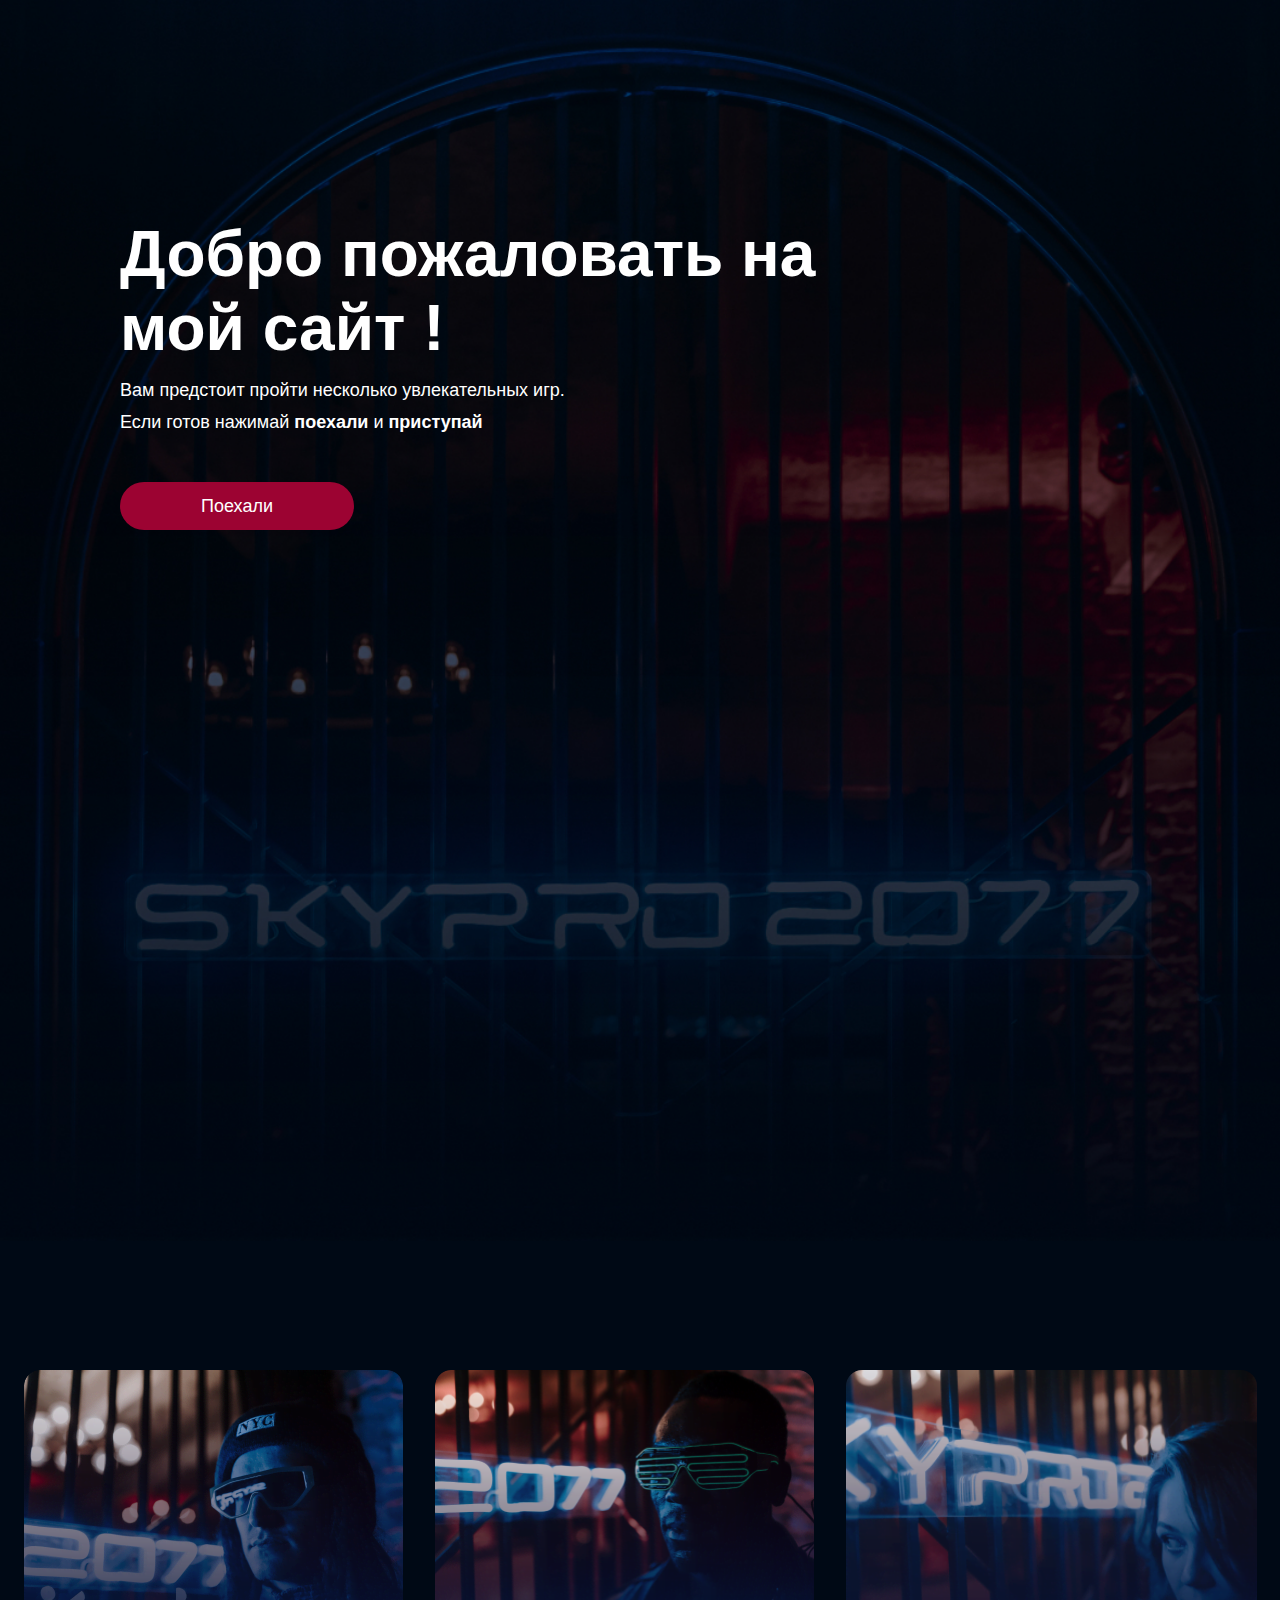
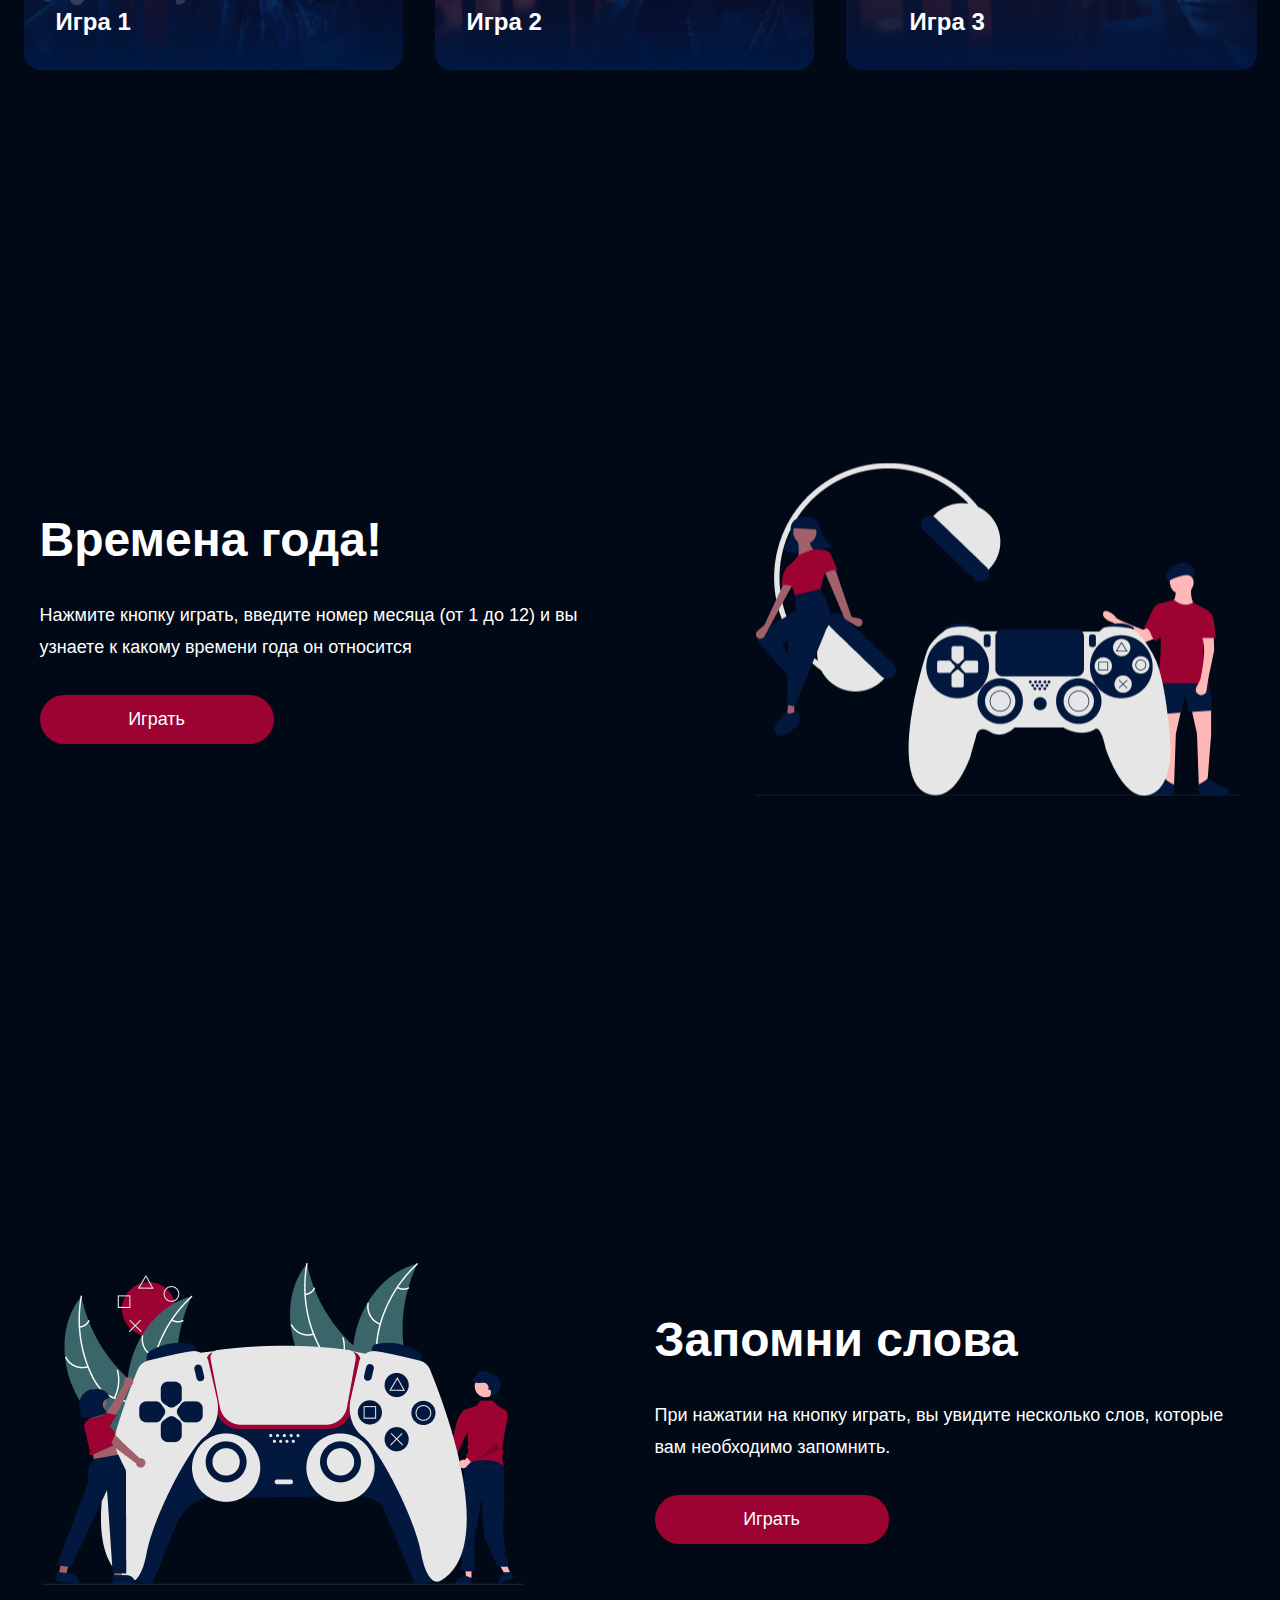
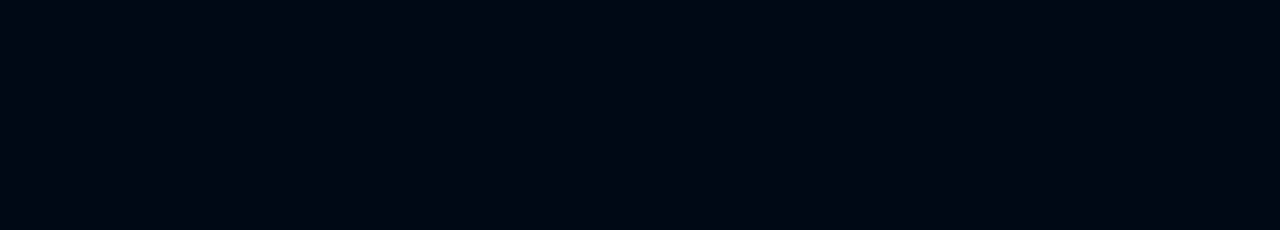
<file: playhomee(Сайт)/index.html>
<!DOCTYPE html>
<html lang="en">

<head>
    <meta charset="UTF-8">
    <meta http-equiv="X-UA-Compatible" content="IE=edge">
    <meta name="viewport" content="width=device-width, initial-scale=1.0">
    <title>Document</title>
    <link rel="stylesheet" href="style.css">
</head>

<body>
    <section class="top center">
        <div class="top__content">
            <div>
                <h1 class="top__zagolovok">Добро пожаловать на мой сайт !</h1>
                <p class="top__text">Вам предстоит пройти несколько увлекательных игр. Если готов нажимай <span class="po">поехали</span> и <span class="po">приступай</span> </p>
            </div>
            <div class="form">
                <a class="carte form__button" href="#">Поехали</a>
            </div>
        </div>
    </section>
    <main class="center rt">
        <div class="rtycont">
            <div class="rtycont__igry rtycont__igry1">
                <a class="rtet" href="#">Игра 1</a>
            </div>
            <div class="rtycont__igry rtycont__igry2">
                <a class="rtet" href="#">Игра 2</a>
            </div>
            <div class="rtycont__igry rtycont__igry3 rtet">
                <a class="rtet" href="#">Игра 3</a>
            </div>
        </div>
        <div class="igryve">
            <div class="igra1  center">
                <div class="igra1__levo">
                    <h2 class="igra1__levo__zag">Времена года!</h2>
                    <p class="igra1__levo__text">Нажмите кнопку играть, введите номер месяца (от 1 до 12) и вы узнаете к какому времени года он относится
                    </p>
                    <button class="igra1__levo__knopka" onclick="monthNumber()";>Играть</button>
                </div>
                <div class="pravo">
                </div>
            </div>
        </div>
        <div class="igryve">
            <div class="igra1  center">
                <div class="pravo_dva">
                </div>
                <div class="igra1__levo">
                    <h2 class="igra1__levo__zag">Запомни слова</h2>
                    <p class="igra1__levo__text">При нажатии на кнопку играть, вы увидите несколько слов, которые вам необходимо запомнить.</p>
                    <button class="igra1__levo__knopka" onclick="game2()";>Играть</button>
                </div>
            </div>
        </div>
    </main>
    <script src="index.js"></script>
</body>

</html>
</file>
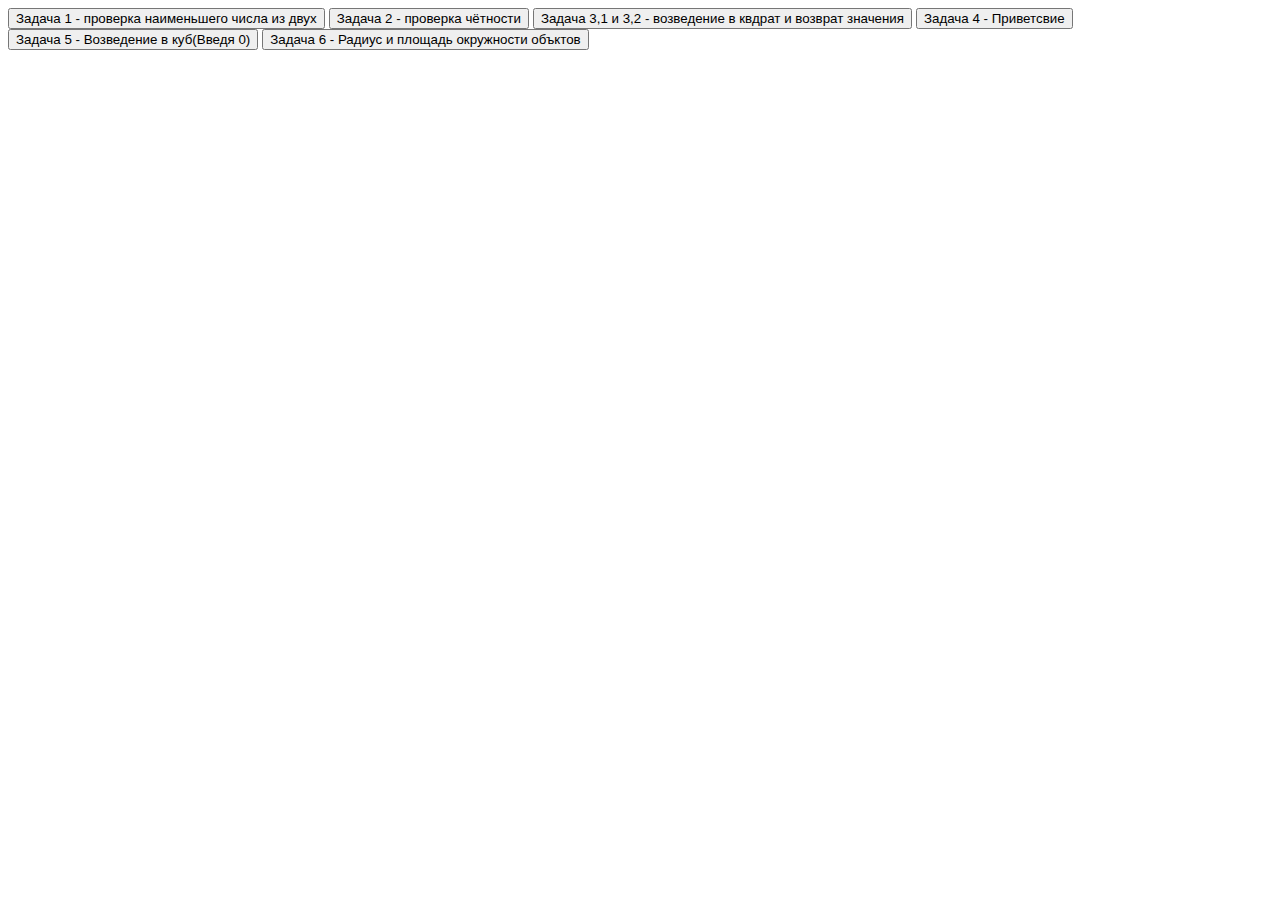
<file: Js/nw 5/index.html>
<!DOCTYPE html>
<html lang="en">
<head>
    <meta charset="UTF-8">
    <meta http-equiv="X-UA-Compatible" content="IE=edge">
    <meta name="viewport" content="width=device-width, initial-scale=1.0">
    <title>Document</title>
</head>
<body>
    <button onclick="lesser()";>Задача 1 - проверка наименьшего числа из двух</button>
    <button onclick="Parity()";>Задача 2 - проверка чётности</button>
    <button onclick="Squaring()";>Задача 3,1 и 3,2 - возведение в квдрат и возврат значения</button>
    <button onclick="Greetings()";>Задача 4 - Приветсвие</button>
    <button onclick="cube()";>Задача 5 - Возведение в куб(Введя 0)</button>
    <button onclick="ale()";>Задача 6 - Радиус и площадь окружности объктов</button>
    <script src="index.js"></script>
</body>
</html>
</file>
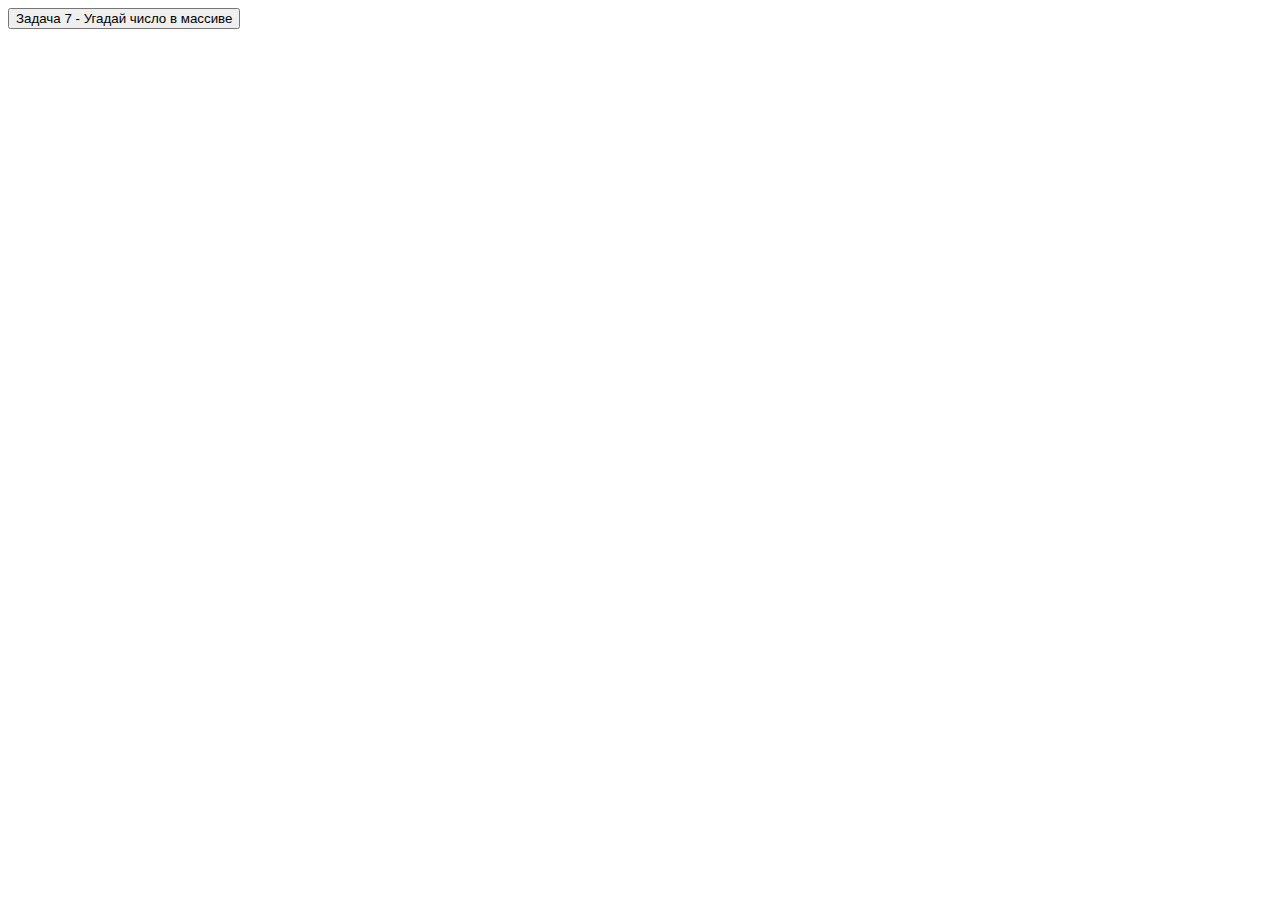
<file: Js/nw 6/index.html>
<!DOCTYPE html>
<html lang="en">
<head>
    <meta charset="UTF-8">
    <meta http-equiv="X-UA-Compatible" content="IE=edge">
    <meta name="viewport" content="width=device-width, initial-scale=1.0">
    <title>Document</title>
</head>
<body>
    <button onclick="Play()";> Задача 7 - Угадай число в массиве</button>
    <script src="index.js"></script>
</body>
</html>
</file>
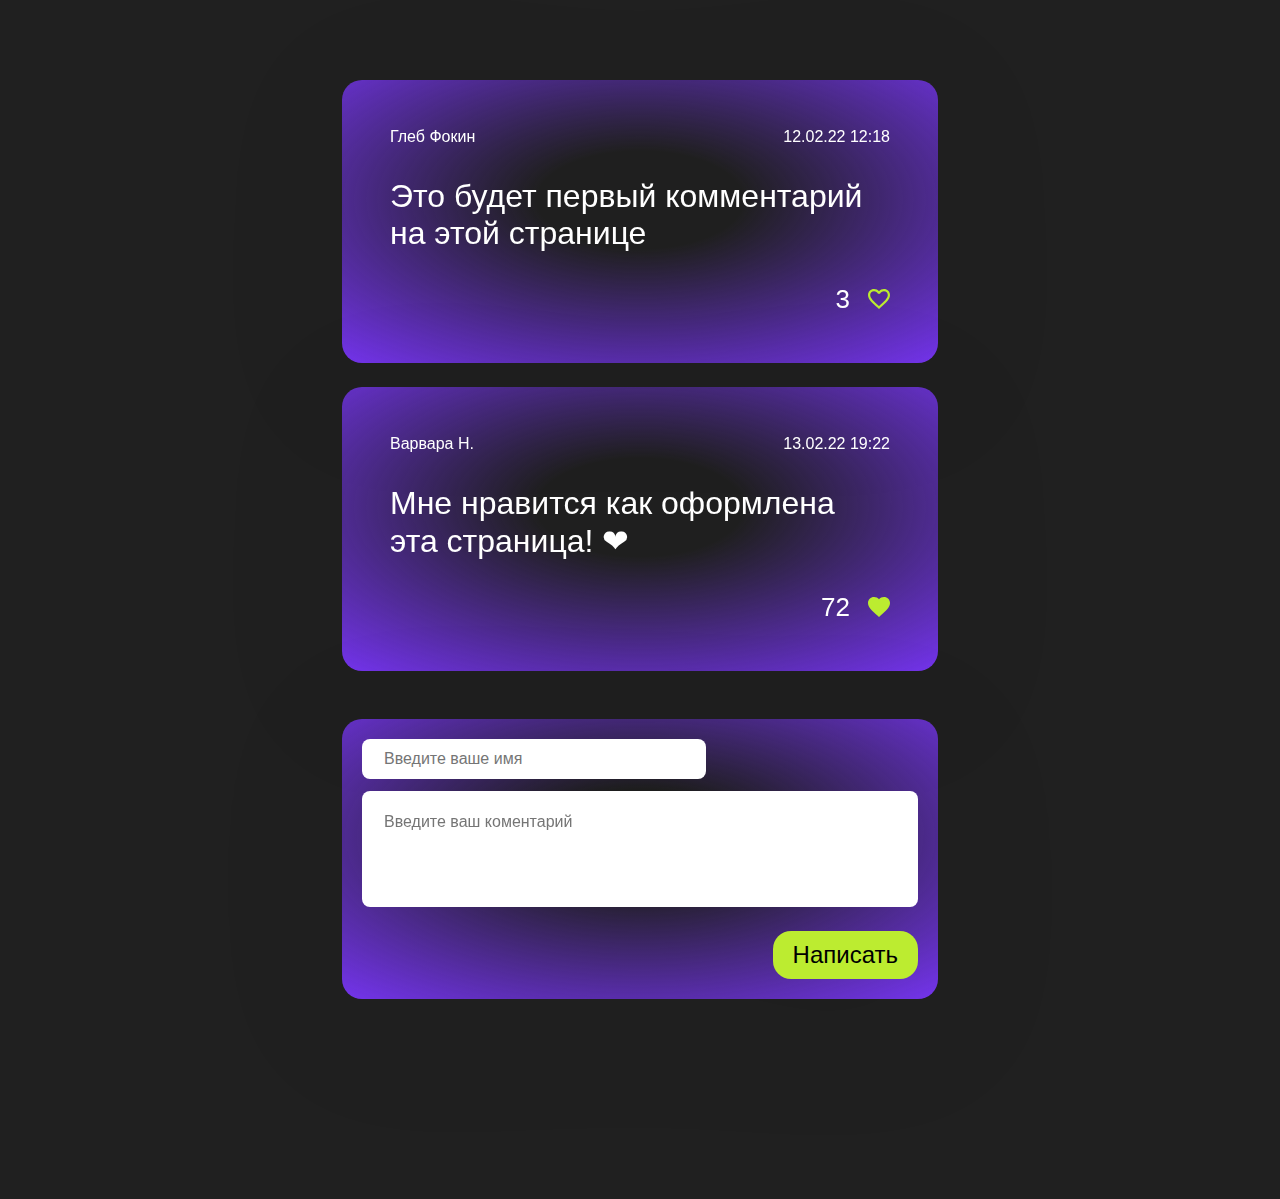
<file: Js/nw 9.1/index.html>
<!DOCTYPE html>
<html>
  <head>
    <title>Проект "Комменты"</title>
    <meta charset="utf-8" />
    <link rel="stylesheet" href="styles.css" />
  </head>

  <body>
    <div class="container">
      <ul id="List" class="comments">
        <!-- <li class="comment">
          <div class="comment-header">
            <div>Глеб Фокин</div>
            <div>12.02.22 12:18</div>
          </div>
          <div class="comment-body">
            <div class="comment-text">
              Это будет первый комментарий на этой странице 
            </div>
          </div>
          <div class="comment-footer">
            <div class="likes">
              <span class="likes-counter">3</span>
              <button class="like-button"></button>
            </div>
          </div>
        </li>
        <li class="comment">
          <div class="comment-header">
            <div>Варвара Н.</div>
            <div>13.02.22 19:22</div>
          </div>
          <div class="comment-body">
            <div class="comment-text">
              Мне нравится как оформлена эта страница! ❤
            </div>
          </div>
          <div class="comment-footer">
            <div class="likes">
              <span class="likes-counter">75</span>
              <button class="like-button -active-like"></button>
            </div>
          </div>
        </li> -->
      </ul>
      <div class="add-form">
        <input
          id="buttonNameId"
          type="text"
          class="add-form-name"
          placeholder="Введите ваше имя"
        />
        <textarea
          id="buttonCommentId"
          type="textarea"
          class="add-form-text"
          placeholder="Введите ваш коментарий"
          rows="4"
        ></textarea>
        <div id="buttonClick" class="add-form-row">
          <button class="add-form-button">Написать</button>
        </div>
      </div>
    </div>
  </body>
  <style>
    .error{
      background-color: red;
    }
  </style>
  <script>
    // "use strict"; Рув
    const ListOld = document.getElementById("List");
    const buttonName = document.getElementById("buttonNameId");
    const buttonComment = document.getElementById("buttonCommentId");
    const buttonClick = document.getElementById("buttonClick");
    const LikeButton = document.getElementById("likestr");
    // __________________________________________
    // const LikeButtonActive = document.querySelectorAll("-active-like");

    let Comments =
      [{
      name: 'Глеб Фокин',
      coment: 'Это будет первый комментарий на этой странице',
      like: false,
      date: '12.02.22 12:18',
      likes: Number('3'),
    },
    {
      name: 'Варвара Н.',
      coment: 'Мне нравится как оформлена эта страница! ❤',
      like: true,
      date: '13.02.22 19:22',
      likes: Number('72'),
    },
  ]; 
  const renderComments = () => {
     const CommentsHtml = Comments.map((comment, index) => {
        return `<li class="comment" data-clicker=${comment.like} data-index=${index}>
          <div class="comment-header">
            <div>${comment.name}</div>
            <div>${comment.date}</div>
          </div>
          <div class="comment-body">
            <div class="comment-text">
              ${comment.coment}
            </div>
          </div>
          <div class="comment-footer">
            <div class="likes">
              <span class="likes-counter">${comment.likes}</span>
              <button id ="likestr" class="like-button ${comment.like ? '-active-like' : ''}"></button>
            </div>
          </div>
        </li>`;
      }).join("");
      ListOld.innerHTML = CommentsHtml;
    };
renderComments();
    const likesIn = () =>{
      const LikeButton = document.getElementById("likestr");
      const CommentsElements = document.querySelectorAll(".comment");
      for (const CommentsElement of CommentsElements){
        console.log(CommentsElement);
      const clicker = CommentsElement.dataset.clicker;
      const index = CommentsElement.dataset.index;
      console.log(clicker);
      console.log(Comments[index].like);
      }
    }
    likesIn();
// ____________________push______________________________________________
    buttonClick.addEventListener("click", () =>{
      buttonComment.classList.remove("error");
      buttonName.classList.remove("error");
      if(buttonName.value == '' && buttonComment.value == ''){
        buttonComment.classList.add("error");
        buttonName.classList.add("error");
        return;
      } else if(buttonName.value == ''){
        buttonName.classList.add("error");
        return;} else if (buttonComment.value == ''){
        buttonComment.classList.add("error");
        return;
      }
      var options = {
        year: '2-digit',
        month: 'numeric',
        day: 'numeric',
        hour: 'numeric',
        minute: 'numeric',
        timezone: 'UTC'
      };
      Comments.push({
        name: buttonName.value,
        coment: buttonComment.value,
        date: new Date().toLocaleString("ru", options),
        likes: Number('0'),
        like: false,
      });
      renderComments();
      Obclick();
// __________________________end____________________________________________________________
});
     // ____________________Функции обработки лайков__________________________________________
    const Obclick = () => {
    const LikeButton = document.getElementById("likestr");
    const CommentsElements = document.querySelectorAll(".comment");
    for (const CommentsElement of CommentsElements){
      const clicker = CommentsElement.dataset.clicker;
      const index = CommentsElement.dataset.index;
    CommentsElement.addEventListener("click", () =>{
      if (clicker == 'true'){
        console.log('df');
        Comments[index].like = false;
        Comments[index].likes = Comments[index].likes - 1;
      } else {
        Comments[index].like = true;
        Comments[index].likes = Comments[index].likes + 1;
      }
      renderComments();
      Obclick();
      });
    }
  };
  Obclick();
// ____________________end_______________________________________
  </script>
</html>
</file>
<file: playhomee(Сайт)/style.css>
@keyframes myAnim {
	0% {
		animation-timing-function: ease-out;
		transform: scale(1);
		transform-origin: center center;
	}

	10% {
		animation-timing-function: ease-in;
		transform: scale(0.91);
	}

	17% {
		animation-timing-function: ease-out;
		transform: scale(0.98);
	}

	33% {
		animation-timing-function: ease-in;
		transform: scale(0.87);
	}

	45% {
		animation-timing-function: ease-out;
		transform: scale(1);
	}
}
body{
    font-family: 'Montserrat', sans-serif;
}
* {
    padding: 0;
    margin: 0;
}
.center {
    padding-left: calc(50% - 720px);
    padding-right: calc(50% - 720px);
}

.top{
    height: 1024px;
    padding-top: 217px;
    background-image: url(img/top.jpg);
    background-repeat: no-repeat;
    background-position: center;
    background-size: cover;
    border-bottom: 0.5px solid #000915;
}

.top__content{
    display: flex;
    flex-direction: column;
    flex-wrap: wrap;
    padding-left: 120px;
}

.top__zagolovok{
    max-width: 788px;
    max-height: 125px;
    color: #FFF;
    font-size: 64px;
    font-style: normal;
    font-weight: 700;
    line-height: normal;
    padding-bottom: 32px;
}

.top__text{
    max-width: 481px;
    color: #FFF;
    font-size: 18px;
    font-style: normal;
    font-weight: 300;
    line-height: 32px;
    padding-bottom: 44px;
}

.po{
    font-weight: 900;
}

.form__button {
    text-decoration: none;
    width: 234px;
    height: 48px;
    display: flex;
    align-items: center;
    justify-content: center;
    border-radius: 30px;
    background: #9C0332;
    color: #FFF;
    font-size: 18px;
    font-style: normal;
    font-weight: 400;
    line-height: normal;
    transition: all .4s;
    animation: myAnim 1.5s ease 0.5s 2 alternate forwards;
    }
    .form__button:hover{
        color: #000000;
    }
    .rt{
        background-color: #000915;
    }
    
    .rtycont{
        padding-top: 128px;
        padding-bottom: 128px;
        display: flex;
        gap: 32px;
        justify-content: center;
        flex-wrap: wrap;
    }

    .rtycont__igry{
        border-radius: 16px;
        text-decoration: none;
        width: 379px;
        height: 300px;
        font-style: normal;
        font-weight: 600;
        display: flex;
        align-items: end;
        color: #FFF;
        font-size: 24px;
        line-height: 32px;
        background-repeat: no-repeat;
        background-position: center;
        background-size: cover;
        transition: all .3s;
    }
    .rtycont__igry:hover{
        transform: scale(1.09);
    }

    .rtycont__igry1{
        background-image: url(img/game1.png);
    }

    .rtycont__igry2{
        background-image: url(img/game2.png);
    }

    .rtycont__igry3{
        background-image: url(img/game3.png);
    }

    .rtet{
        text-decoration: none;
        color: #FFFFFF;
        padding-left: 32px;
        margin-bottom: 32px;
        transition: .3s;
    }
    .rtet:hover{
        color: red;
    }

    .igryve{
        margin-top: 233px;
        justify-content: center;
        display: flex;
    }
    /* Игра 1______________________________ */
    .igra1{
        height: 567px;
        gap: 132px;
        display: flex;
        justify-content: center;
        flex-wrap: wrap;
    }
    .igra1__levo{
        padding-top: 49px;
        display: flex;
        flex-direction: column;
        gap: 32px;
    }
    .igra1__levo__zag{
        color: #FFF;
        font-size: 48px;
        font-style: normal;
        font-weight: 700;
        line-height: normal;
    }
    .igra1__levo__text{
        max-width: 584px;
        color: #FFF;
        font-size: 18px;
        font-style: normal;
        font-weight: 300;
        line-height: 32px;
    }

    .igra1__levo__knopka{
        text-decoration: none;
        border: none;
        width: 234.063px;
        height: 48.603px;
        border-radius: 30px;
        background: #9C0332;

        color: #FFF;
        font-size: 18px;
        font-style: normal;
        font-weight: 400;
        line-height: normal;
        transition: all 0.5s;
    }

    .igra1__levo__knopka:hover{
        color: #000000;
    }

    .pravo{
        width: 485px;
        height: 333px;
        background-image: url(img/ira1.png);
        background-repeat: no-repeat;
        background-position: center;
        background-size: cover;
    }
    /* Игра 2______________________________ */
    .pravo_dva{
        width: 481px;
        height: 322px;
        background-image: url(img/ira2.png);
        background-repeat: no-repeat;
        background-position: center;
        background-size: cover;
    }
    /* Телефонное разрешение 768px ---------------- */

    @media (max-width: 768px) {
        .center {
            padding-left: 16px;
            padding-right: 16px;
        }
        .top{
            padding-top: 238px;
            height: 735px;
        }
        .top__zagolovok{
            color: #FFF;
            text-align: center;
            font-size: 32px;
            font-style: normal;
            font-weight: 700;
            line-height: normal;
        }
        .top__text{
            color: #FFF;
            text-align: center;
            font-size: 14px;
            font-style: normal;
            font-weight: 300;
            line-height: 22px;
            padding-bottom: 32px;
        }
        .top__content{
            padding-left: 0;
            align-items: center;
        }
        .rtycont{
            padding-bottom: 127px;
        }

        .igryve{
            margin-top: 51px;
        }
        /* Игра1_________________________________ */
        .igra1{
            width: 375px;
            gap: 0;
            height: 653px;
        }
        .igra1__levo{
            align-items: center;
            padding-top: 0;
        }

        .igra1__levo__zag{
            font-size: 32px;
        }

        .igra1__levo__text{
            font-size: 14px;
            line-height: 32px;
            text-align: center;  
        }

        .pravo{
            width: 344px;
            height: 236px;
        }
    }
</file>
<file: Js/nw 9.1/styles.css>
body {
    margin: 0;
  }

  .container {
    font-family: Helvetica;
    color: #ffffff;
    display: flex;
    flex-direction: column;
    align-items: center;
    padding-top: 80px;
    padding-bottom: 200px;
    background: #202020;
    min-height: 100vh;
  }

  .comments,
  .comment {
    margin: 0;
    padding: 0;
    list-style: none;
  }

  .comment,
  .add-form {
    width: 596px;
    box-sizing: border-box;
    background: radial-gradient(
      75.42% 75.42% at 50% 42.37%,
      rgba(53, 53, 53, 0) 22.92%,
      #7334ea 100%
    );
    filter: drop-shadow(0px 20px 67px rgba(0, 0, 0, 0.08));
    border-radius: 20px;
  }

  .comments {
    display: flex;
    flex-direction: column;
    gap: 24px;
  }

  .comment {
    padding: 48px;
  }

  .comment-header {
    font-size: 16px;
    display: flex;
    justify-content: space-between;
  }

  .comment-footer {
    display: flex;
    justify-content: flex-end;
  }

  .comment-body {
    margin-top: 32px;
    margin-bottom: 32px;
  }

  .comment-text {
    font-size: 32px;
  }

  .likes {
    display: flex;
    align-items: center;
  }

  .like-button {
    all: unset;
    cursor: pointer;
  }

  .likes-counter {
    font-size: 26px;
    margin-right: 8px;
  }

  .like-button {
    margin-left: 10px;
    background-image: url("data:image/svg+xml,%3Csvg width='22' height='20' viewBox='0 0 22 20' fill='none' xmlns='http://www.w3.org/2000/svg' %3E%3Cpath d='M11.11 16.9482L11 17.0572L10.879 16.9482C5.654 12.2507 2.2 9.14441 2.2 5.99455C2.2 3.81471 3.85 2.17984 6.05 2.17984C7.744 2.17984 9.394 3.26975 9.977 4.75204H12.023C12.606 3.26975 14.256 2.17984 15.95 2.17984C18.15 2.17984 19.8 3.81471 19.8 5.99455C19.8 9.14441 16.346 12.2507 11.11 16.9482ZM15.95 0C14.036 0 12.199 0.882834 11 2.26703C9.801 0.882834 7.964 0 6.05 0C2.662 0 0 2.6267 0 5.99455C0 10.1035 3.74 13.4714 9.405 18.5613L11 20L12.595 18.5613C18.26 13.4714 22 10.1035 22 5.99455C22 2.6267 19.338 0 15.95 0Z' fill='%23BCEC30' /%3E%3C/svg%3E");
    background-repeat: no-repeat;
    width: 22px;
    height: 22px;
  }

  .-active-like {
    background-image: url("data:image/svg+xml,%3Csvg width='22' height='20' viewBox='0 0 22 20' fill='none' xmlns='http://www.w3.org/2000/svg'%3E%3Cpath d='M15.95 0C14.036 0 12.199 0.882834 11 2.26703C9.801 0.882834 7.964 0 6.05 0C2.662 0 0 2.6267 0 5.99455C0 10.1035 3.74 13.4714 9.405 18.5613L11 20L12.595 18.5613C18.26 13.4714 22 10.1035 22 5.99455C22 2.6267 19.338 0 15.95 0Z' fill='%23BCEC30'/%3E%3C/svg%3E");
  }

  .add-form {
    padding: 20px;
    margin-top: 48px;
    display: flex;
    flex-direction: column;
  }

  .add-form-name,
  .add-form-text {
    font-size: 16px;
    font-family: Helvetica;
    border-radius: 8px;
    border: none;
  }

  .add-form-name {
    width: 300px;
    padding: 11px 22px;
  }

  .add-form-text {
    margin-top: 12px;
    padding: 22px;
    resize: none;
  }

  .add-form-row {
    display: flex;
    justify-content: flex-end;
  }

  .add-form-button {
    margin-top: 24px;
    font-size: 24px;
    padding: 10px 20px;
    background-color: #bcec30;
    border: none;
    border-radius: 18px;
    cursor: pointer;
  }

  .add-form-button:hover {
    opacity: 0.9;
  }
</file>
